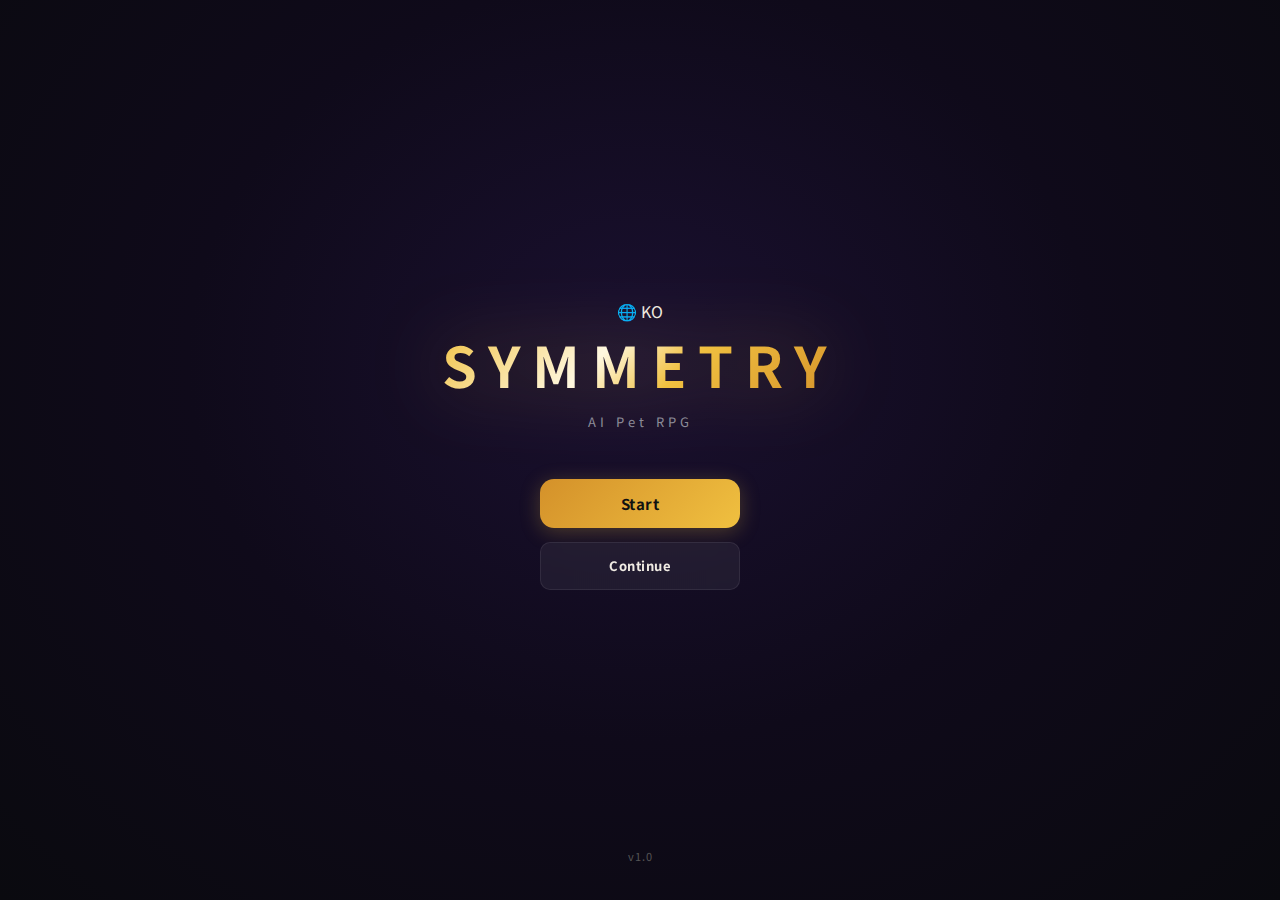
<file: index.html>
<!DOCTYPE html>
<html lang="ko">
<head>
<meta charset="UTF-8">
<meta name="naver-site-verification" content="c1d5e5e64e63e5f27f9e30a072d8d5c0c2281e36" />
<!-- Google tag (gtag.js) -->
<script async src="https://www.googletagmanager.com/gtag/js?id=G-XY7YKM0M37"></script>
<script>
window.dataLayer = window.dataLayer || [];
function gtag(){dataLayer.push(arguments);}
gtag('js', new Date());
gtag('config', 'G-XY7YKM0M37');
</script>
<meta name="viewport" content="width=device-width, initial-scale=1.0, user-scalable=no, maximum-scale=1.0, viewport-fit=cover">
<title>SYMMETRY</title>
<link rel="icon" type="image/png" sizes="32x32" href="favicon-32x32.png">
<link rel="icon" type="image/png" sizes="16x16" href="favicon-16x16.png">
<link rel="icon" type="image/png" href="favicon.png">
<link rel="apple-touch-icon" sizes="192x192" href="apple-touch-icon.png">
<link rel="preconnect" href="https://fonts.googleapis.com">
<link href="https://fonts.googleapis.com/css2?family=Noto+Sans+KR:wght@400;700&display=swap" rel="stylesheet">
<link rel="stylesheet" href="css/style.css?v=88">
<script async src="https://pagead2.googlesyndication.com/pagead/js/adsbygoogle.js?client=ca-pub-9910139662531641" crossorigin="anonymous"></script>
</head>
<body>

<!-- TITLE SCREEN -->
<div id="title-screen" class="screen active">
<div id="lang-toggle" onclick="toggleLang()" title="Language">🌐 <span id="lang-label">EN</span></div>
<div class="title-particles" id="title-particles"></div>
<h1>SYMMETRY</h1>
<div class="subtitle" id="title-subtitle">AI 키우기 RPG</div>
<div class="title-btn-group">
<button class="btn" onclick="showScreen('class-screen')" id="btn-start">시작하기</button>
<button class="btn btn-secondary btn-sm" onclick="continueGame()" id="btn-continue">이어하기</button>
</div>
<div class="version">v1.0</div>
</div>

<!-- CLASS SELECT -->
<div id="class-screen" class="screen">
<div class="class-header" id="class-header">⚔️ 직업을 선택하세요</div>
<div class="class-cards" id="class-cards"></div>
<div class="class-select-btn"><button class="btn" onclick="confirmClass()" id="class-confirm-btn" disabled>선택 완료</button></div>
</div>

<!-- SKILL LOADOUT (hidden - skip to main) -->
<div id="skill-screen" class="screen" style="display:none!important">
<div class="skill-header">✨ 스킬을 선택하세요</div>
<div style="flex:1;overflow-y:auto;-webkit-overflow-scrolling:touch">
<div class="skill-section"><h3>🗡️ 액티브 스킬 (3개 선택)</h3><div class="skill-grid" id="active-skill-grid"></div></div>
<div class="skill-desc-box" id="skill-desc-box"><div class="title">스킬을 터치하세요</div><div class="desc">설명이 여기에 표시됩니다</div></div>
<div class="selected-count" id="active-count">선택: 0/3</div>
<div class="skill-section"><h3>🛡️ 패시브 스킬 (2개 선택)</h3><div class="passive-grid" id="passive-skill-grid"></div></div>
<div class="selected-count" id="passive-count">선택: 0/2</div>
</div>
<div class="skill-bottom"><button class="btn" onclick="confirmSkills()" id="skill-confirm-btn" disabled>출발!</button></div>
</div>

<!-- MAIN SCREEN -->
<div id="main-screen" class="screen">
<div class="top-bar">
<span class="gold"><span class="currency-icon">💰</span> <span id="player-gold">100</span></span>
<span class="points"><span class="currency-icon">💎</span> <span id="player-points">10</span></span>
</div>
<div class="char-tab-bar" id="char-tab-bar">
<button class="char-tab" onclick="switchCharacter(1)">캐릭2🔒</button>
<button class="char-tab active" onclick="switchCharacter(0)">캐릭1</button>
<button class="char-tab" onclick="switchCharacter(2)">캐릭3🔒</button>
</div>
<div class="party-container">
<div class="char-panel" data-slot="1" id="char-panel-1">
<div class="locked-overlay" id="lock-overlay-1">
<div class="lock-icon">🔒</div>
<div class="lock-text">캐릭터 슬롯 2</div>
<button class="btn btn-sm" onclick="unlockSlot(1)">💰 2,000 골드로 해제</button>
</div>
<div class="slot-content" id="slot-content-1" style="display:none">
<div class="panel-level-badge" id="panel-level-1">⭐ Lv.1</div>
<div class="status-bars">
<div class="stat-bar bar-hp"><span class="label">❤️</span><div class="bar-bg"><div class="bar-fill" id="hp-bar-1" style="width:100%"></div><span class="bar-text" id="hp-text-1">0/0</span></div></div>
<div class="stat-bar bar-hunger"><span class="label">🍖</span><div class="bar-bg"><div class="bar-fill" id="hunger-bar-1" style="width:100%"></div><span class="bar-text" id="hunger-text-1">100%</span></div></div>
<div class="stat-bar bar-mood"><span class="label">⚡</span><div class="bar-bg"><div class="bar-fill" id="mood-bar-1" style="width:80%"></div><span class="bar-text" id="mood-text-1">80%</span></div></div>
</div>
<div class="char-equip-layout">
<div class="equip-col equip-col-left" id="equip-col-left-1"></div>
<div class="char-area" id="char-area-1"></div>
<div class="equip-col equip-col-right" id="equip-col-right-1"></div>
</div>
<div class="skill-panel" id="skill-panel-1"></div>
</div>
</div>
<div class="char-panel active" data-slot="0">
<div class="panel-level-badge" id="panel-level-0">⭐ Lv.1</div>
<div class="status-bars">
<div class="stat-bar bar-hp"><span class="label">❤️</span><div class="bar-bg"><div class="bar-fill" id="hp-bar" style="width:100%"></div><span class="bar-text" id="hp-text">100/100</span></div></div>
<div class="stat-bar bar-hunger"><span class="label">🍖</span><div class="bar-bg"><div class="bar-fill" id="hunger-bar" style="width:100%"></div><span class="bar-text" id="hunger-text">100%</span></div></div>
<div class="stat-bar bar-mood"><span class="label">⚡</span><div class="bar-bg"><div class="bar-fill" id="mood-bar" style="width:80%"></div><span class="bar-text" id="mood-text">80%</span></div></div>
</div>
<div class="char-equip-layout">
<!-- 왼쪽 장비: 투구/상의/장갑/바지/신발/주무기 -->
<div class="equip-col equip-col-left" id="equip-col-left"></div>
<!-- 캐릭터 -->
<div class="char-area" id="char-area"></div>
<!-- 오른쪽 장비: 목걸이/반지1/반지2/보조무기 -->
<div class="equip-col equip-col-right" id="equip-col-right"></div>
</div>
<div class="skill-panel" id="skill-panel-0"></div>
</div>
<div class="char-panel" data-slot="2" id="char-panel-2">
<div class="locked-overlay" id="lock-overlay-2">
<div class="lock-icon">🔒</div>
<div class="lock-text">캐릭터 슬롯 3</div>
<button class="btn btn-sm" onclick="unlockSlot(2)">💰 5,000 골드로 해제</button>
</div>
<div class="slot-content" id="slot-content-2" style="display:none">
<div class="panel-level-badge" id="panel-level-2">⭐ Lv.1</div>
<div class="status-bars">
<div class="stat-bar bar-hp"><span class="label">❤️</span><div class="bar-bg"><div class="bar-fill" id="hp-bar-2" style="width:100%"></div><span class="bar-text" id="hp-text-2">0/0</span></div></div>
<div class="stat-bar bar-hunger"><span class="label">🍖</span><div class="bar-bg"><div class="bar-fill" id="hunger-bar-2" style="width:100%"></div><span class="bar-text" id="hunger-text-2">100%</span></div></div>
<div class="stat-bar bar-mood"><span class="label">⚡</span><div class="bar-bg"><div class="bar-fill" id="mood-bar-2" style="width:80%"></div><span class="bar-text" id="mood-text-2">80%</span></div></div>
</div>
<div class="char-equip-layout">
<div class="equip-col equip-col-left" id="equip-col-left-2"></div>
<div class="char-area" id="char-area-2"></div>
<div class="equip-col equip-col-right" id="equip-col-right-2"></div>
</div>
<div class="skill-panel" id="skill-panel-2"></div>
</div>
</div>
</div>
<div class="bottom-menu">
<button class="menu-btn" onclick="openOverlay('hunt')"><span class="icon">⚔️</span><span class="label">사냥</span></button>
<button class="menu-btn" onclick="openOverlay('mission')"><span class="icon">📋</span><span class="label">미션</span></button>
<button class="menu-btn" onclick="openOverlay('shop')"><span class="icon">🏪</span><span class="label">상점</span></button>
<button class="menu-btn" onclick="openOverlay('inventory')"><span class="icon">🎒</span><span class="label">장비</span></button>
<button class="menu-btn" onclick="openOverlay('quest')"><span class="icon">📅</span><span class="label">퀘스트</span></button>
<button class="menu-btn" onclick="openOverlay('achieve')"><span class="icon">🏆</span><span class="label">업적</span></button>
<button class="menu-btn" onclick="openOverlay('challenge')"><span class="icon">⚡</span><span class="label">도전</span></button>
<button class="menu-btn" onclick="openOverlay('codex')"><span class="icon">📖</span><span class="label">도감</span></button>
<!-- skills menu removed -->
</div>
</div>

<!-- SKILL POPUP (mobile) -->
<div class="skill-popup-overlay" id="skill-popup" onclick="this.classList.remove('active')">
<div class="skill-popup-card" onclick="event.stopPropagation()">
<div class="skill-popup-header"><h3>🗡️ 스킬 목록</h3><button class="close-btn" onclick="document.getElementById('skill-popup').classList.remove('active')">✕</button></div>
<div class="skill-popup-body" id="skill-popup-body"></div>
</div>
</div>

<!-- OVERLAYS -->
<div class="overlay" id="overlay-hunt">
<div class="overlay-header"><h2 id="hunt-header">⚔️ <span id="hunt-label"></span> — <span id="hunt-floor-prefix"></span><span id="hunt-floor">1</span><span id="hunt-floor-suffix"></span></h2><div style="display:flex;gap:8px;align-items:center"><span id="auto-hunt-indicator"></span><button class="close-btn" onclick="closeOverlay('hunt')">✕</button></div></div>
<div class="overlay-body hunt-3panel">
<!-- 왼쪽: 캐릭터 상태 -->
<div class="hunt-panel hunt-panel-left">
<div class="hunt-panel-title">📊 상태</div>
<div class="hunt-stat-list" id="hunt-stat-list">
<div class="hs-row"><span class="hs-label">❤️ HP</span><span class="hs-val" id="hs-hp">100/100</span><span class="hs-tooltip">체력 — 0이 되면 전투 불능</span></div>
<div class="hs-row"><span class="hs-label">⚔️ 공격력</span><span class="hs-val" id="hs-atk">10</span><span class="hs-tooltip">스킬/평타 데미지에 반영. 소환수도 ATK 기반</span></div>
<div class="hs-row"><span class="hs-label">🛡️ 방어력</span><span class="hs-val" id="hs-def">5</span><span class="hs-tooltip">받는 피해를 감소시킴</span></div>
<div class="hs-row"><span class="hs-label">💥 치명타</span><span class="hs-val" id="hs-crit">10%</span><span class="hs-tooltip">크리티컬 확률 — 발동 시 1.5~2.5배 데미지</span></div>
<div class="hs-row"><span class="hs-label">⚡ 공격속도</span><span class="hs-val" id="hs-aspd">1.0x</span><span class="hs-tooltip">추가 공격 확률 — 턴당 보너스 공격 (캡 50%)</span></div>
<div class="hs-row"><span class="hs-label">🍖 배고픔</span><span class="hs-val" id="hs-hunger">100%</span><span class="hs-tooltip">20% 이하 시 사냥 불가. 음식으로 회복</span></div>
<div class="hs-row"><span class="hs-label">😊 기분</span><span class="hs-val" id="hs-mood">100%</span><span class="hs-tooltip">높으면 EXP/골드 +20%, 낮으면 감소. 전투 승리로 회복</span></div>
<div class="hs-row"><span class="hs-label">⭐ 레벨</span><span class="hs-val" id="hs-level">1</span><span class="hs-tooltip">레벨업 시 스탯 보상 선택 가능</span></div>
<div class="hs-row"><span class="hs-label">💰 골드</span><span class="hs-val" id="hs-gold">0</span><span class="hs-tooltip">상점에서 스탯 업그레이드 구매 가능</span></div>
<div class="hs-row"><span class="hs-label">🏔️ 층</span><span class="hs-val" id="hs-floor">1</span><span class="hs-tooltip">현재 사냥 층수. 높을수록 적이 강해지고 보상 증가</span></div>
</div>
</div>
<!-- 가운데: 전투 로그 -->
<div class="hunt-panel hunt-panel-center" style="position:relative">
<div class="hunt-bg-sprite" id="hunt-bg-sprite"></div>
<div class="hunt-log" id="hunt-log"></div>
<div class="hunt-controls">
<button class="btn" onclick="startHunt()" id="hunt-btn">🗡️ 사냥 시작</button>
<button class="btn btn-secondary" onclick="toggleAutoHunt()" id="auto-hunt-btn">🔄 자동사냥</button>
</div>
</div>
<!-- 모바일 우상단 버튼 -->
<div class="hunt-mobile-float">
<button class="hunt-float-btn" onclick="showMobilePopup('stat')">📊</button>
<button class="hunt-float-btn" onclick="showMobilePopup('mods')">✦</button>
<button class="hunt-float-btn" onclick="showMobilePopup('skills')">🗡️</button>
<button class="hunt-float-btn" onclick="showMobilePopup('settings')">⚙️</button>
</div>
<!-- 모바일 하단 미니 상태 -->
<div class="hunt-mobile-status" id="hunt-mobile-status">
<span>⭐ Lv.<span id="hm-level">1</span></span>
<span>❤️ <span id="hm-hp">100/100</span></span>
<span>🍖 <span id="hm-hunger">100%</span></span>
<span>⚡ <span id="hm-mood">100%</span></span>
</div>
<!-- 오른쪽: 커스텀 옵션 현황 -->
<div class="hunt-panel hunt-panel-right">
<div class="hunt-panel-title">✦ 장비 효과</div>
<div class="hunt-mods-list" id="hunt-mods-list">
<div class="hm-empty">장착된 효과 없음</div>
</div>
</div>
<!-- 최하단 경험치 바 -->
<div class="hunt-exp-bar-wrap">
<div class="hunt-exp-bar" id="hunt-exp-bar"></div>
<span class="hunt-exp-text" id="hunt-exp-text">0%</span>
</div>
</div>
</div>
</div>

<!-- 모바일 팝업 -->
<div class="mobile-popup-overlay" id="mobile-popup-overlay" onclick="closeMobilePopup()">
<div class="mobile-popup" onclick="event.stopPropagation()">
<div class="mobile-popup-header"><span id="mobile-popup-title"></span><button class="close-btn" onclick="closeMobilePopup()">✕</button></div>
<div class="mobile-popup-body" id="mobile-popup-body"></div>
</div>
</div>

<div class="overlay" id="overlay-mission">
<div class="overlay-header"><h2>📋 미션 게시판</h2><button class="close-btn" onclick="closeOverlay('mission')">✕</button></div>
<div class="overlay-body" id="mission-body"></div>
</div>

<div class="overlay" id="overlay-shop">
<div class="overlay-header"><h2>🏪 상점</h2><button class="close-btn" onclick="closeOverlay('shop')">✕</button></div>
<div class="overlay-body">
<div class="shop-tabs"><button class="shop-tab active" onclick="switchShopTab('gold',this)">💰 골드 상점</button><button class="shop-tab" onclick="switchShopTab('point',this)">💎 포인트 상점</button></div>
<div class="shop-items" id="shop-items"></div>
</div>
</div>

<div class="overlay" id="overlay-inventory">
<div class="overlay-header"><h2>🎒 장비</h2><button class="close-btn" onclick="closeOverlay('inventory')">✕</button></div>
<div class="overlay-body">
<div id="item-detail-area"></div>
<div style="display:flex;gap:8px;margin-bottom:10px;flex-wrap:wrap">
<button class="btn btn-sm btn-secondary" onclick="bulkSell('Unique')" style="font-size:11px">🗑️ 유니크 이하 일괄 판매</button>
<button class="btn btn-sm btn-secondary" onclick="bulkSell('Epic')" style="font-size:11px">🗑️ 에픽 이하 일괄 판매</button>
</div>
<div class="inv-grid" id="inv-grid"></div>
</div>
</div>

<!-- 퀘스트 -->
<div class="overlay" id="overlay-quest">
<div class="overlay-header"><h2>📅 퀘스트</h2><button class="close-btn" onclick="closeOverlay('quest')">✕</button></div>
<div class="overlay-body" id="quest-body"></div>
</div>
<!-- 업적 -->
<div class="overlay" id="overlay-achieve">
<div class="overlay-header"><h2>🏆 업적</h2><button class="close-btn" onclick="closeOverlay('achieve')">✕</button></div>
<div class="overlay-body" id="achieve-body"></div>
</div>
<!-- 도전 -->
<div class="overlay" id="overlay-challenge">
<div class="overlay-header"><h2>⚡ 도전</h2><button class="close-btn" onclick="closeOverlay('challenge')">✕</button></div>
<div class="overlay-body">
<div class="challenge-card" onclick="startDailyBoss()">
<div class="challenge-icon">👹</div>
<div class="challenge-info"><div class="challenge-name">일일 도전 보스</div><div class="challenge-desc">하루 1회, 강력한 보스에 도전! (현재 층 x2 난이도)</div></div>
<div class="challenge-reward">💎20</div>
</div>
<div class="challenge-card" onclick="startTower()">
<div class="challenge-icon">🗼</div>
<div class="challenge-info"><div class="challenge-name">무한의 탑</div><div class="challenge-desc">연속 전투! 몇 층까지 올라갈 수 있는가?</div>
<div style="font-size:11px;color:var(--cyan)" id="tower-best-label"></div></div>
<div class="challenge-reward" id="tower-reward-label"></div>
</div>
<div class="challenge-card" onclick="startHorde()">
<div class="challenge-icon">💀</div>
<div class="challenge-info"><div class="challenge-name">무한의 적</div><div class="challenge-desc">100마리의 적과 연속 전투! 하루 1회</div></div>
<div class="challenge-reward">💎50 + 💰</div>
</div>
<div class="challenge-card" onclick="startPvP()">
<div class="challenge-icon">🤺</div>
<div class="challenge-info"><div class="challenge-name">PvP 대전</div><div class="challenge-desc">비슷한 레벨의 상대와 1:1 대결!</div>
<div style="font-size:11px;color:var(--cyan)" id="pvp-record-label"></div></div>
<div class="challenge-reward">💎5 + 💰</div>
</div>
</div>
</div>
<!-- 도감 -->
<div class="overlay" id="overlay-codex">
<div class="overlay-header"><h2>📖 도감</h2><button class="close-btn" onclick="closeOverlay('codex')">✕</button></div>
<div class="overlay-body" id="codex-body"></div>
</div>
</div>

<!-- LEVEL UP -->
<div class="levelup-overlay" id="levelup-overlay">
<div class="particles" id="levelup-particles"></div>
<div class="levelup-title" id="levelup-title">🎉 레벨 업!</div>
<div class="levelup-sub" id="levelup-sub">Lv.2 달성!</div>
<div id="levelup-select-label" style="color:var(--text2);font-size:12px;margin-bottom:8px">보상을 선택하세요</div>
<div class="auto-levelup-toggle"><label style="display:flex;align-items:center;gap:8px;cursor:pointer"><input type="checkbox" id="auto-levelup-toggle" onchange="G.autoLevelUp=this.checked;saveGame()"> 🤖 자동 선택</label></div>
<div class="levelup-choices" id="levelup-choices"></div>
</div>

<script src="js/i18n.js?v=7"></script>
<script src="js/data.js?v=35"></script>
<script src="js/content.js?v=13"></script>
<script src="js/ai.js?v=48"></script>
<script src="js/ui.js?v=36"></script>
<script src="js/inventory.js?v=38"></script>
<script src="js/hunt.js?v=164"></script>
<script src="js/game.js?v=41"></script>
<script>
// i18n: translate static HTML
function applyI18n(){
var m={
'title-subtitle':'AI 키우기 RPG',
'btn-start':'시작하기',
'btn-continue':'이어하기',
'class-header':'⚔️ 직업을 선택하세요',
'class-confirm-btn':'선택 완료'
};
for(var id in m){var el=document.getElementById(id);if(el)el.textContent=t(m[id])}

// Skill screen
var ss=document.querySelector('.skill-header');if(ss)ss.textContent='✨ '+t('스킬을 선택하세요');
var acLabel=document.querySelector('#active-skill-grid')?.previousElementSibling;
var spb=document.getElementById('skill-confirm-btn');if(spb)spb.textContent=t('출발!');

// Bottom menu
document.querySelectorAll('.menu-btn .label').forEach(function(el){
  var txt=el.textContent.trim();
  if(I18N[txt])el.textContent=t(txt);
});

// Overlay headers
document.querySelectorAll('.overlay-header h2').forEach(function(el){
  var txt=el.textContent.trim();
  if(I18N[txt])el.textContent=t(txt);
});

// Hunt status labels
var hsLabels={'⚔️ 공격력':'⚔️ '+t('공격력'),'🛡️ 방어력':'🛡️ '+t('방어력'),'💥 치명타':'💥 '+t('치명타'),'⚡ 공격속도':'⚡ '+t('공격속도'),'🍖 배고픔':'🍖 '+t('배고픔'),'😊 기분':'😊 '+t('기분'),'⭐ 레벨':'⭐ '+t('레벨'),'💰 골드':'💰 '+t('골드'),'🏔️ 층':'🏔️ '+t('층')};
document.querySelectorAll('.hs-label').forEach(function(el){
  var txt=el.textContent.trim();
  if(hsLabels[txt])el.textContent=hsLabels[txt];
});
// Hunt tooltips
document.querySelectorAll('.hs-tooltip').forEach(function(el){
  var txt=el.textContent.trim();
  if(I18N[txt])el.textContent=t(txt);
});

// Hunt buttons
var hb=document.getElementById('hunt-btn');if(hb)hb.textContent=t('🗡️ 사냥 시작');
var ahb=document.getElementById('auto-hunt-btn');if(ahb)ahb.textContent=t('🔄 자동사냥');

// Hunt panel titles
document.querySelectorAll('.hunt-panel-title').forEach(function(el){
  var txt=el.textContent.trim();
  if(txt==='📊 상태')el.textContent='📊 '+t('상태');
  if(txt==='✦ 장비 효과')el.textContent='✦ '+t('장비 효과');
});
var hmEmpty=document.querySelector('.hm-empty');if(hmEmpty)hmEmpty.textContent=t('장착된 효과 없음');

// Skill popup header
var sph=document.querySelector('.skill-popup-header h3');if(sph)sph.textContent='🗡️ '+t('스킬 목록');

// Level up overlay
var lvTitle=document.getElementById('levelup-title');if(lvTitle)lvTitle.textContent=t('🎉 레벨 업!');
var lvSelLabel=document.getElementById('levelup-select-label');
if(lvSelLabel)lvSelLabel.textContent=t('보상을 선택하세요');
var autoLabel=document.querySelector('.auto-levelup-toggle label');
if(autoLabel){var inp=autoLabel.querySelector('input');autoLabel.textContent=' '+t('🤖 자동 선택');if(inp)autoLabel.prepend(inp)}

// Shop tabs
document.querySelectorAll('.shop-tab').forEach(function(el){
  var txt=el.textContent.trim();
  if(txt==='💰 골드 상점')el.textContent=t('💰 골드 상점');
  if(txt==='💎 포인트 상점')el.textContent=t('💎 포인트 상점');
});

// Bulk sell buttons
document.querySelectorAll('#overlay-inventory button').forEach(function(el){
  var txt=el.textContent.trim();
  if(txt.includes('유니크 이하'))el.textContent='🗑️ '+t('유니크 이하 일괄 판매');
  if(txt.includes('에픽 이하'))el.textContent='🗑️ '+t('에픽 이하 일괄 판매');
});

// Challenge dynamic labels
var tbl=document.getElementById('tower-best-label');
if(tbl)tbl.innerHTML=t('최고 기록:')+' <span id="tower-best">'+(typeof G!=='undefined'?G.towerBest||0:0)+'</span>'+t('층');
var trl=document.getElementById('tower-reward-label');
if(trl)trl.textContent='💰'+t('골드');
var prl=document.getElementById('pvp-record-label');
if(prl){var w=typeof G!=='undefined'?(G.pvpWins||0):0;var l=typeof G!=='undefined'?((G.pvpCount||0)-w):0;prl.innerHTML=t('전적:')+' <span id="pvp-record">'+w+t('승')+' '+l+t('패')+'</span>';}

// Challenge cards
document.querySelectorAll('.challenge-name').forEach(function(el){
  var txt=el.textContent.trim();
  if(I18N[txt])el.textContent=t(txt);
});
document.querySelectorAll('.challenge-desc').forEach(function(el){
  var txt=el.textContent.trim();
  if(I18N[txt])el.textContent=t(txt);
});

// Lock overlay text
document.querySelectorAll('.lock-text').forEach(function(el){
  var txt=el.textContent.trim();
  if(I18N[txt])el.textContent=t(txt);
});

// Lock overlay unlock buttons
document.querySelectorAll('.locked-overlay .btn').forEach(function(el){
  var txt=el.textContent.trim();
  if(I18N[txt])el.textContent=t(txt);
});

// Char tab bar
document.querySelectorAll('.char-tab').forEach(function(el){
  var txt=el.textContent.trim();
  if(txt.includes('캐릭2'))el.textContent=t('캐릭2')+(txt.includes('🔒')?'🔒':'');
  if(txt.includes('캐릭1'))el.textContent=t('캐릭1');
  if(txt.includes('캐릭3'))el.textContent=t('캐릭3')+(txt.includes('🔒')?'🔒':'');
});
}
applyI18n();
initLangToggle();
</script>
</body>
</html>
</file>
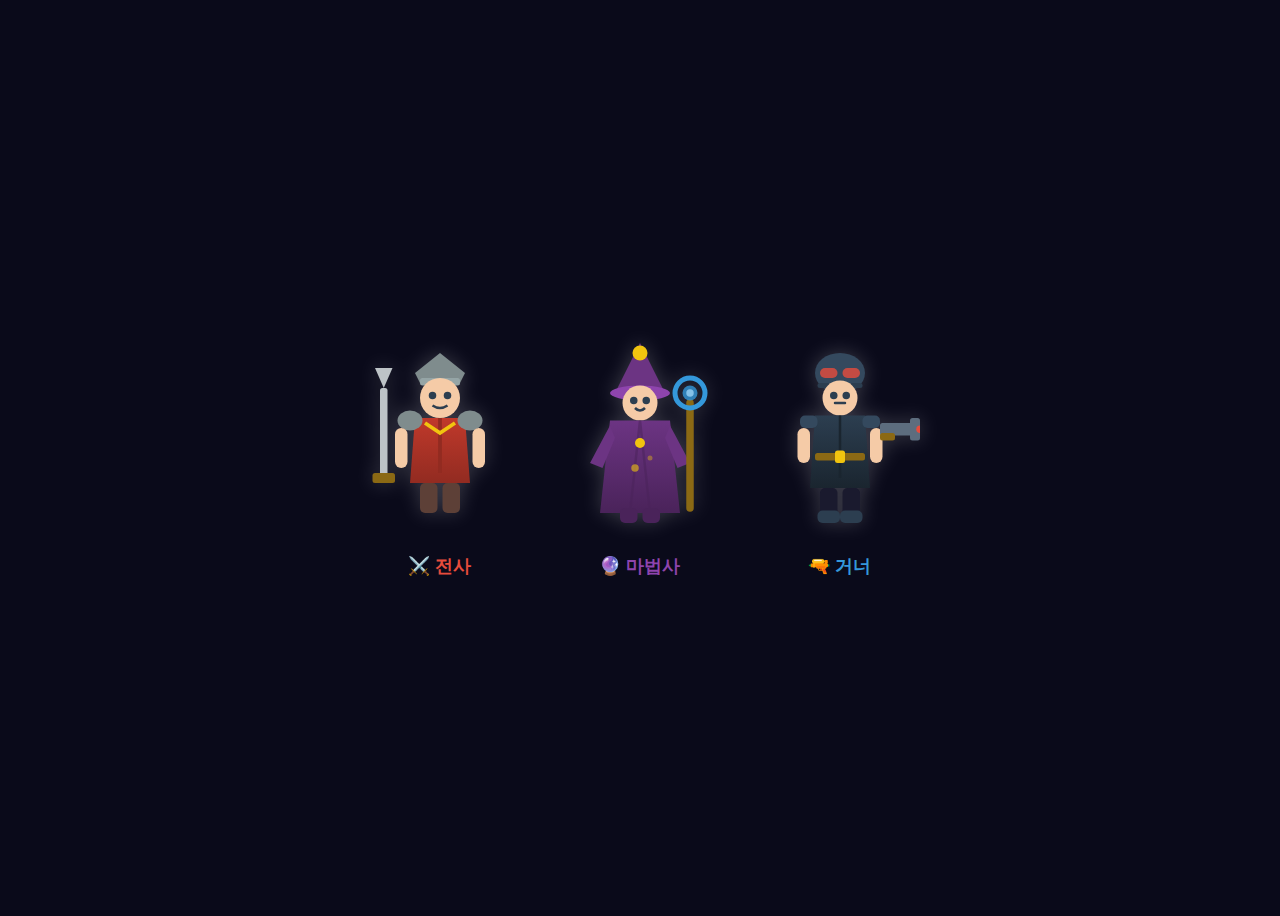
<file: test-chars.html>
<!DOCTYPE html>
<html><head><meta charset="utf-8"><title>캐릭터 SVG 테스트</title>
<style>
body{background:#0a0a1a;display:flex;justify-content:center;align-items:center;min-height:100vh;gap:40px;font-family:sans-serif}
.char{text-align:center}
.char svg{filter:drop-shadow(0 0 10px rgba(255,255,255,.2))}
.label{margin-top:12px;font-weight:bold;font-size:18px}
</style></head><body>

<div class="char">
<svg xmlns="http://www.w3.org/2000/svg" viewBox="0 0 64 80" width="160" height="200">
  <!-- 전사 -->
  <defs>
    <linearGradient id="armor" x1="0" y1="0" x2="0" y2="1">
      <stop offset="0%" stop-color="#c0392b"/>
      <stop offset="100%" stop-color="#922b21"/>
    </linearGradient>
  </defs>
  <!-- 투구 -->
  <path d="M22 14 L32 6 L42 14 L40 18 L24 18 Z" fill="#7f8c8d"/>
  <rect x="24" y="16" width="16" height="3" rx="1" fill="#95a5a6"/>
  <!-- 머리 -->
  <circle cx="32" cy="24" r="8" fill="#f5cba7"/>
  <circle cx="29" cy="23" r="1.5" fill="#2c3e50"/>
  <circle cx="35" cy="23" r="1.5" fill="#2c3e50"/>
  <path d="M29 27 Q32 29 35 27" fill="none" stroke="#2c3e50" stroke-width="1"/>
  <!-- 몸체 (갑옷) -->
  <path d="M22 32 L20 58 L44 58 L42 32 Z" fill="url(#armor)"/>
  <line x1="32" y1="32" x2="32" y2="54" stroke="#922b21" stroke-width="1.5"/>
  <path d="M26 34 L32 38 L38 34" fill="none" stroke="#f1c40f" stroke-width="1.5"/>
  <!-- 어깨 보호대 -->
  <ellipse cx="20" cy="33" rx="5" ry="4" fill="#7f8c8d"/>
  <ellipse cx="44" cy="33" rx="5" ry="4" fill="#7f8c8d"/>
  <!-- 팔 -->
  <rect x="14" y="36" width="5" height="16" rx="2.5" fill="#f5cba7"/>
  <rect x="45" y="36" width="5" height="16" rx="2.5" fill="#f5cba7"/>
  <!-- 다리 -->
  <rect x="24" y="58" width="7" height="12" rx="2" fill="#5d4037"/>
  <rect x="33" y="58" width="7" height="12" rx="2" fill="#5d4037"/>
  <!-- 대검 -->
  <rect x="8" y="20" width="3" height="36" rx="1" fill="#bdc3c7"/>
  <rect x="5" y="54" width="9" height="4" rx="1" fill="#8b6914"/>
  <polygon points="9.5,20 6,12 13,12" fill="#bdc3c7"/>
</svg>
<div class="label" style="color:#e74c3c">⚔️ 전사</div>
</div>

<div class="char">
<svg xmlns="http://www.w3.org/2000/svg" viewBox="0 0 64 80" width="160" height="200">
  <!-- 마법사 -->
  <defs>
    <linearGradient id="robe" x1="0" y1="0" x2="0" y2="1">
      <stop offset="0%" stop-color="#6c3483"/>
      <stop offset="100%" stop-color="#4a235a"/>
    </linearGradient>
  </defs>
  <!-- 모자 -->
  <polygon points="32,2 22,22 42,22" fill="#6c3483"/>
  <ellipse cx="32" cy="22" rx="12" ry="3" fill="#8e44ad"/>
  <circle cx="32" cy="6" r="3" fill="#f1c40f"/>
  <!-- 머리 -->
  <circle cx="32" cy="26" r="7" fill="#f5cba7"/>
  <circle cx="29.5" cy="25" r="1.5" fill="#2c3e50"/>
  <circle cx="34.5" cy="25" r="1.5" fill="#2c3e50"/>
  <path d="M30 28 Q32 30 34 28" fill="none" stroke="#2c3e50" stroke-width="1"/>
  <!-- 로브 -->
  <path d="M20 33 L16 70 L48 70 L44 33 Z" fill="url(#robe)"/>
  <path d="M32 33 L28 70 M32 33 L36 70" stroke="#4a235a" stroke-width="1" opacity=".5"/>
  <!-- 별 장식 -->
  <circle cx="32" cy="42" r="2" fill="#f1c40f"/>
  <circle cx="30" cy="52" r="1.5" fill="#f1c40f" opacity=".6"/>
  <circle cx="36" cy="48" r="1" fill="#f1c40f" opacity=".4"/>
  <!-- 팔 (소매) -->
  <path d="M20 35 L12 50 L17 52 L22 40 Z" fill="#6c3483"/>
  <path d="M44 35 L52 50 L47 52 L42 40 Z" fill="#6c3483"/>
  <!-- 지팡이 -->
  <line x1="52" y1="26" x2="52" y2="68" stroke="#8b6914" stroke-width="3" stroke-linecap="round"/>
  <circle cx="52" cy="22" r="6" fill="none" stroke="#3498db" stroke-width="2"/>
  <circle cx="52" cy="22" r="3" fill="#3498db" opacity=".8"/>
  <circle cx="52" cy="22" r="1.5" fill="#85c1e9"/>
  <!-- 발 -->
  <rect x="24" y="68" width="7" height="6" rx="2" fill="#4a235a"/>
  <rect x="33" y="68" width="7" height="6" rx="2" fill="#4a235a"/>
</svg>
<div class="label" style="color:#8e44ad">🔮 마법사</div>
</div>

<div class="char">
<svg xmlns="http://www.w3.org/2000/svg" viewBox="0 0 64 80" width="160" height="200">
  <!-- 거너 -->
  <defs>
    <linearGradient id="coat" x1="0" y1="0" x2="0" y2="1">
      <stop offset="0%" stop-color="#2c3e50"/>
      <stop offset="100%" stop-color="#1a252f"/>
    </linearGradient>
  </defs>
  <!-- 고글/헬멧 -->
  <ellipse cx="32" cy="14" rx="10" ry="8" fill="#34495e"/>
  <rect x="24" y="12" width="7" height="4" rx="2" fill="#e74c3c" opacity=".8"/>
  <rect x="33" y="12" width="7" height="4" rx="2" fill="#e74c3c" opacity=".8"/>
  <rect x="23" y="18" width="18" height="2" rx="1" fill="#2c3e50"/>
  <!-- 머리 -->
  <circle cx="32" cy="24" r="7" fill="#f5cba7"/>
  <circle cx="29.5" cy="23" r="1.5" fill="#2c3e50"/>
  <circle cx="34.5" cy="23" r="1.5" fill="#2c3e50"/>
  <path d="M30 26 L34 26" stroke="#2c3e50" stroke-width="1" stroke-linecap="round"/>
  <!-- 코트 -->
  <path d="M22 31 L20 60 L44 60 L42 31 Z" fill="url(#coat)"/>
  <line x1="32" y1="31" x2="32" y2="56" stroke="#1a252f" stroke-width="1"/>
  <!-- 벨트 -->
  <rect x="22" y="46" width="20" height="3" rx="1" fill="#8b6914"/>
  <rect x="30" y="45" width="4" height="5" rx="1" fill="#f1c40f"/>
  <!-- 어깨 -->
  <rect x="16" y="31" width="7" height="5" rx="2" fill="#34495e"/>
  <rect x="41" y="31" width="7" height="5" rx="2" fill="#34495e"/>
  <!-- 팔 -->
  <rect x="15" y="36" width="5" height="14" rx="2.5" fill="#f5cba7"/>
  <rect x="44" y="36" width="5" height="14" rx="2.5" fill="#f5cba7"/>
  <!-- 다리 -->
  <rect x="24" y="60" width="7" height="12" rx="2" fill="#1a1a2e"/>
  <rect x="33" y="60" width="7" height="12" rx="2" fill="#1a1a2e"/>
  <!-- 부츠 -->
  <rect x="23" y="69" width="9" height="5" rx="2" fill="#2c3e50"/>
  <rect x="32" y="69" width="9" height="5" rx="2" fill="#2c3e50"/>
  <!-- 총 -->
  <rect x="48" y="34" width="14" height="5" rx="1" fill="#5d6d7e"/>
  <rect x="60" y="32" width="4" height="9" rx="1" fill="#5d6d7e"/>
  <rect x="48" y="38" width="6" height="3" rx="1" fill="#8b6914"/>
  <circle cx="64" cy="36.5" r="1.5" fill="#e74c3c"/>
</svg>
<div class="label" style="color:#3498db">🔫 거너</div>
</div>

</body></html>
</file>
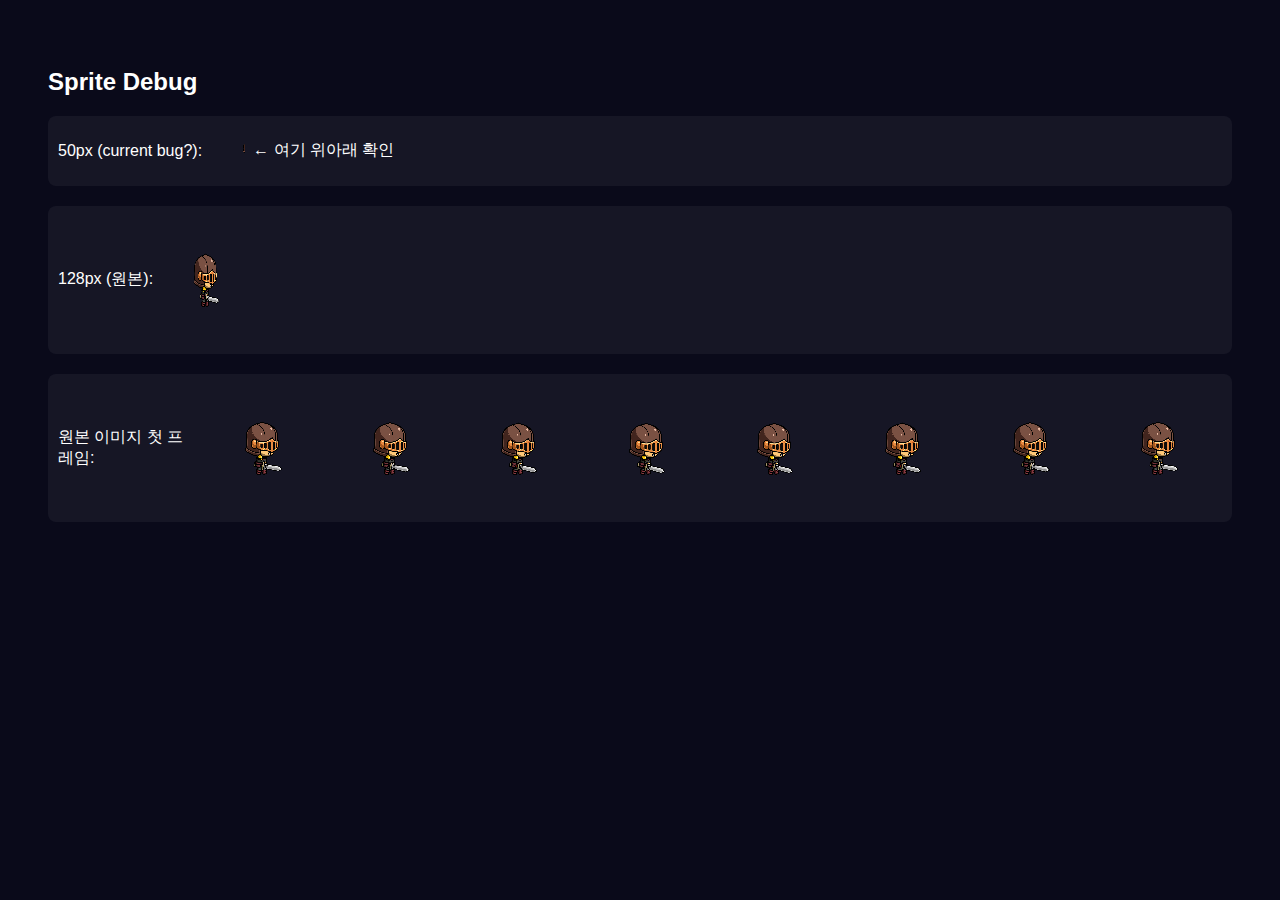
<file: test-sprite.html>
<!DOCTYPE html><html><head><meta charset="utf-8"><style>
body{background:#0a0a1a;padding:40px;color:#fff;font-family:sans-serif}
.test{margin:20px 0;padding:10px;background:rgba(255,255,255,.05);border-radius:8px;display:flex;align-items:center;gap:8px}
@keyframes t1{from{background-position:0 0}to{background-position:-712px 0}}
.spr{display:inline-block;overflow:hidden;background-repeat:no-repeat;image-rendering:pixelated;background-image:url('img/warrior-idle.png')}
</style></head><body>
<h2>Sprite Debug</h2>
<div class="test">
  <span>50px (current bug?):</span>
  <span class="spr" style="width:35px;height:50px;background-size:712px 50px;animation:t1 .64s steps(8) infinite"></span>
  <span>← 여기 위아래 확인</span>
</div>
<div class="test">
  <span>128px (원본):</span>
  <span class="spr" style="width:89px;height:128px;background-size:712px 128px;animation:t1 .64s steps(8) infinite"></span>
</div>
<div class="test">
  <span>원본 이미지 첫 프레임:</span>
  <img src="img/warrior-idle.png" style="height:128px;image-rendering:pixelated">
</div>
</body></html>
</file>
<file: css/style.css>
*{margin:0;padding:0;box-sizing:border-box;-webkit-tap-highlight-color:transparent}
:root{
--bg1:#0a0a0f;--bg2:#1a1025;--bg3:#12101c;
--gold:#f0c040;--gold2:#d4912a;--gold-glow:rgba(240,192,64,.25);
--cyan:#00d4ff;--cyan-glow:rgba(0,212,255,.2);
--danger:#ff4466;--success:#00e88f;
--accent:#9b59b6;
--hp:#ff4466;--hunger:#f0a030;--mood:#00d4ff;
--text:#f0ebe3;--text2:#8a8a9a;--text3:#555;
--glass:rgba(255,255,255,.06);--glass-border:rgba(255,255,255,.08);
--panel:rgba(20,18,30,.75);--panel2:rgba(30,25,45,.8);
--blue:#4a9eff;--purple:#a855f7;--orange:#f97316;--green:#22c55e;--red:#ef4444;
--safe-bottom:max(12px,env(safe-area-inset-bottom));
--safe-top:max(0px,env(safe-area-inset-top));
}
html,body{width:100%;height:100dvh;overflow:hidden;background:var(--bg1);color:var(--text);font-family:'Noto Sans KR',sans-serif;font-weight:400;touch-action:manipulation;user-select:none;-webkit-user-select:none;overscroll-behavior:none}
.screen{display:none;width:100%;height:100dvh;flex-direction:column;position:absolute;top:0;left:0;opacity:0;transform:scale(.98);transition:opacity .3s cubic-bezier(.4,0,.2,1),transform .3s cubic-bezier(.4,0,.2,1)}
.screen.active{display:flex;opacity:1;transform:scale(1)}

/* === BUTTONS === */
.btn{background:linear-gradient(135deg,var(--gold2),var(--gold));color:#111;border:none;border-radius:14px;padding:14px 32px;font-size:15px;font-weight:700;cursor:pointer;transition:all .2s cubic-bezier(.4,0,.2,1);min-height:48px;font-family:inherit;box-shadow:0 4px 20px var(--gold-glow);letter-spacing:.5px}
.btn:active{transform:scale(.95);filter:brightness(.85)}
.btn-secondary{background:var(--glass);color:var(--text);border:1px solid var(--glass-border);box-shadow:none;backdrop-filter:blur(12px);-webkit-backdrop-filter:blur(12px)}
.btn-secondary:active{background:rgba(255,255,255,.1)}
.btn-sm{padding:10px 18px;font-size:13px;border-radius:10px}
.btn:disabled{opacity:.35;cursor:not-allowed;box-shadow:none}

/* === GLASS EFFECT === */
.glass{background:var(--glass);backdrop-filter:blur(20px) saturate(1.2);-webkit-backdrop-filter:blur(20px) saturate(1.2);border:1px solid var(--glass-border);border-radius:16px}

/* ============ TITLE SCREEN ============ */
#title-screen{justify-content:center;align-items:center;background:radial-gradient(ellipse at 50% 40%,#1a1030 0%,#0f0a1a 50%,var(--bg1) 100%);padding:var(--safe-top) 0 var(--safe-bottom)}
#title-screen h1{font-size:56px;letter-spacing:12px;font-weight:700;background:linear-gradient(135deg,#f0c040 0%,#fff8e0 40%,#f0c040 60%,#d4912a 100%);-webkit-background-clip:text;-webkit-text-fill-color:transparent;background-clip:text;text-shadow:none;filter:drop-shadow(0 0 40px rgba(240,192,64,.4));margin-bottom:8px;animation:titleGlow 3s ease-in-out infinite}
#title-screen .subtitle{color:var(--text2);font-size:13px;margin-bottom:48px;letter-spacing:4px;font-weight:400}
#title-screen .version{position:absolute;bottom:calc(24px + var(--safe-bottom));color:var(--text3);font-size:11px;letter-spacing:1px}
@keyframes titleGlow{0%,100%{filter:drop-shadow(0 0 40px rgba(240,192,64,.3)) brightness(1)}50%{filter:drop-shadow(0 0 60px rgba(240,192,64,.5)) brightness(1.15)}}
.title-particles{position:absolute;width:100%;height:100%;overflow:hidden;pointer-events:none}
.title-particles span{position:absolute;width:2px;height:2px;background:var(--gold);border-radius:50%;animation:float-up linear infinite;opacity:0;box-shadow:0 0 6px var(--gold)}
@keyframes float-up{0%{transform:translateY(100vh) scale(0);opacity:0}15%{opacity:.7}80%{opacity:.3}100%{transform:translateY(-10vh) scale(1);opacity:0}}
.title-btn-group{display:flex;flex-direction:column;align-items:center;gap:14px}
.title-btn-group .btn{min-width:200px;animation:btnPulse 2.5s ease-in-out infinite}
@keyframes btnPulse{0%,100%{box-shadow:0 4px 20px var(--gold-glow)}50%{box-shadow:0 4px 40px rgba(240,192,64,.45)}}

/* ============ CLASS SELECT ============ */
#class-screen{background:linear-gradient(180deg,var(--bg1),var(--bg2));padding-top:var(--safe-top)}
.class-header{text-align:center;padding:24px 16px 16px;font-size:20px;font-weight:700;color:var(--gold);letter-spacing:2px}
.class-cards{display:grid;grid-template-columns:repeat(auto-fill,minmax(160px,1fr));gap:12px;padding:0 16px;flex:1;overflow-y:auto;-webkit-overflow-scrolling:touch;padding-bottom:20px}
.class-card{background:var(--glass);backdrop-filter:blur(20px);-webkit-backdrop-filter:blur(20px);border-radius:18px;padding:14px;display:flex;flex-direction:column;align-items:center;text-align:center;border:2px solid var(--glass-border);transition:all .3s cubic-bezier(.4,0,.2,1);cursor:pointer}
.class-card .class-avatar{height:130px;display:flex;align-items:center;justify-content:center;margin-bottom:8px}
.class-card .class-info h3{margin:0 0 4px;font-size:15px}
.class-card .class-info p{font-size:12px;color:var(--text2);margin:0 0 6px}
.class-card .class-stats{display:flex;gap:8px;justify-content:center;font-size:12px}
.class-card:active,.class-card.selected{border-color:var(--gold);box-shadow:0 0 30px var(--gold-glow),inset 0 0 30px rgba(240,192,64,.05)}
.class-avatar{width:80px;height:100px;border-radius:14px;display:flex;align-items:center;justify-content:center;font-size:40px;position:relative;overflow:hidden;box-shadow:0 4px 20px rgba(0,0,0,.4)}
.class-info{flex:1}
.class-info h3{font-size:18px;font-weight:700;margin-bottom:4px;color:var(--gold)}
.class-info p{font-size:12px;color:var(--text2);margin-bottom:8px;line-height:1.5}
.class-stats{display:flex;gap:8px;flex-wrap:wrap}
.class-stats span{font-size:11px;background:rgba(255,255,255,.06);padding:4px 10px;border-radius:8px;color:var(--text2);font-weight:700}
.class-select-btn{padding:16px;text-align:center}

/* ============ SKILL LOADOUT ============ */
#skill-screen{background:linear-gradient(180deg,var(--bg1),var(--bg2));padding-top:var(--safe-top)}
.skill-header{text-align:center;padding:20px 16px 12px;font-size:18px;font-weight:700;color:var(--gold);letter-spacing:1px}
.skill-section{padding:0 12px;margin-bottom:12px}
.skill-section h3{font-size:13px;color:var(--text2);margin-bottom:10px;padding-left:4px;font-weight:400;letter-spacing:.5px}
.skill-grid{display:grid;grid-template-columns:repeat(5,1fr);gap:8px}
.skill-item{background:var(--glass);backdrop-filter:blur(12px);-webkit-backdrop-filter:blur(12px);border-radius:14px;padding:10px 4px;text-align:center;cursor:pointer;border:2px solid transparent;transition:all .25s cubic-bezier(.4,0,.2,1);min-height:72px;display:flex;flex-direction:column;align-items:center;justify-content:center}
.skill-item:active{transform:scale(.93)}
.skill-item.selected{border-color:var(--gold);box-shadow:0 0 20px var(--gold-glow);background:rgba(240,192,64,.08)}
.skill-item .icon{font-size:24px;margin-bottom:3px}
.skill-item .name{font-size:9px;line-height:1.2;color:var(--text2)}
.skill-desc-box{background:var(--glass);backdrop-filter:blur(16px);-webkit-backdrop-filter:blur(16px);border:1px solid var(--glass-border);border-radius:14px;padding:14px;margin:10px 12px;min-height:60px}
.skill-desc-box .title{color:var(--gold);font-size:15px;font-weight:700}
.skill-desc-box .desc{color:var(--text2);font-size:12px;margin-top:4px;line-height:1.5}
.skill-bottom{padding:12px 16px calc(12px + var(--safe-bottom));text-align:center;margin-top:auto}
.selected-count{font-size:12px;color:var(--text2);margin-bottom:8px}
.passive-grid{display:grid;grid-template-columns:repeat(3,1fr);gap:8px}

/* ============ MAIN SCREEN ============ */
#main-screen{background:linear-gradient(180deg,#0d0d1a 0%,#1a1030 50%,#0d0d1a 100%);padding-top:var(--safe-top)}

/* Top Bar */
.top-bar{display:flex;justify-content:space-between;align-items:center;padding:10px 16px;background:var(--glass);backdrop-filter:blur(20px);-webkit-backdrop-filter:blur(20px);border-bottom:1px solid var(--glass-border);font-size:14px;font-weight:700}
.top-bar .level-badge{display:inline-flex;align-items:center;gap:4px;background:linear-gradient(135deg,var(--gold2),var(--gold));color:#111;padding:3px 10px;border-radius:20px;font-size:12px;font-weight:700;box-shadow:0 2px 10px var(--gold-glow)}
.top-bar .gold{color:var(--gold);display:flex;align-items:center;gap:4px;font-variant-numeric:tabular-nums}
.top-bar .points{color:var(--cyan);display:flex;align-items:center;gap:4px;font-variant-numeric:tabular-nums}
.currency-icon{font-size:16px}

/* Status Bars */
.status-bars{padding:10px 16px 6px}
.stat-bar{display:flex;align-items:center;gap:8px;margin-bottom:5px}
.stat-bar .label{font-size:14px;width:22px;text-align:center;flex-shrink:0}
.stat-bar .bar-bg{flex:1;height:14px;background:rgba(255,255,255,.06);border-radius:7px;overflow:hidden;position:relative}
.stat-bar .bar-fill{height:100%;border-radius:7px;transition:width .5s cubic-bezier(.4,0,.2,1);position:relative}
.stat-bar .bar-fill::after{content:'';position:absolute;top:0;left:0;right:0;height:50%;background:linear-gradient(180deg,rgba(255,255,255,.2),transparent);border-radius:7px 7px 0 0}
.stat-bar .bar-text{position:absolute;right:8px;top:50%;transform:translateY(-50%);font-size:10px;font-weight:700;text-shadow:0 1px 3px rgba(0,0,0,.8);font-variant-numeric:tabular-nums}
.bar-hp .bar-fill{background:linear-gradient(90deg,#cc2244,var(--hp))}
.bar-hunger .bar-fill{background:linear-gradient(90deg,#cc6600,var(--hunger))}
.bar-mood .bar-fill{background:linear-gradient(90deg,#0088cc,var(--mood))}
@keyframes shimmerBar{0%{background-position:-200% 0}100%{background-position:200% 0}}

/* Character Area */
.char-area{flex:1;display:flex;align-items:center;justify-content:center;position:relative;min-height:260px;overflow:visible}
.char-area::before{content:'';position:absolute;width:200px;height:200px;border-radius:50%;background:radial-gradient(circle,var(--gold-glow) 0%,transparent 70%);top:50%;left:50%;transform:translate(-50%,-50%);animation:charAreaGlow 4s ease-in-out infinite;pointer-events:none}
@keyframes charAreaGlow{0%,100%{opacity:.4;transform:translate(-50%,-50%) scale(1)}50%{opacity:.7;transform:translate(-50%,-50%) scale(1.1)}}
.character{position:relative}
.char-body{width:120px;height:160px;border-radius:24px 24px 32px 32px;position:relative;display:flex;flex-direction:column;align-items:center;justify-content:center;box-shadow:0 10px 50px rgba(0,0,0,.6),0 0 40px rgba(0,0,0,.3)}
.char-face{position:relative;width:60px;height:40px;margin-top:-10px}
.char-eyes{display:flex;gap:16px;justify-content:center}
.char-eye{width:10px;height:12px;background:#fff;border-radius:50%;position:relative;box-shadow:0 0 8px rgba(255,255,255,.3)}
.char-eye::after{content:'';position:absolute;width:6px;height:6px;background:#111;border-radius:50%;bottom:2px;left:2px}
.char-mouth{width:16px;height:8px;border-bottom:3px solid #fff;border-radius:0 0 8px 8px;margin:6px auto 0;transition:all .3s}
.char-mouth.happy{border-bottom-color:var(--success);width:20px}
.char-mouth.sad{border-top:3px solid #fff;border-bottom:none;border-radius:8px 8px 0 0;width:14px}
.char-mouth.angry{border-bottom-color:var(--danger);width:12px;height:4px}
.char-weapon{position:absolute;right:-32px;top:38%;font-size:30px;animation:weaponBob 3s ease-in-out infinite .5s;filter:drop-shadow(0 2px 8px rgba(0,0,0,.5))}
@keyframes weaponBob{0%,100%{transform:rotate(-5deg) translateY(0)}50%{transform:rotate(5deg) translateY(-4px)}}
.char-glow{position:absolute;width:180px;height:180px;border-radius:50%;top:50%;left:50%;transform:translate(-50%,-50%);filter:blur(50px);opacity:.25;z-index:-1}
/* Sparkle particles around character */
.char-sparkles{position:absolute;width:200px;height:200px;top:50%;left:50%;transform:translate(-50%,-50%);pointer-events:none}
.char-sparkles span{position:absolute;width:3px;height:3px;background:var(--gold);border-radius:50%;animation:sparkle 2s ease-in-out infinite;opacity:0;box-shadow:0 0 4px var(--gold)}
@keyframes sparkle{0%,100%{opacity:0;transform:scale(0)}50%{opacity:.8;transform:scale(1)}}

/* Equipment Row */
/* 캐릭터+장비 좌우 레이아웃 */
.char-equip-layout{display:flex;align-items:center;justify-content:center;gap:12px;flex:1;min-height:0}
.equip-col{display:flex;flex-direction:column;gap:6px;align-items:center}
.equip-slot{width:46px;height:46px;background:var(--glass);backdrop-filter:blur(12px);-webkit-backdrop-filter:blur(12px);border-radius:10px;border:2px solid var(--glass-border);display:flex;align-items:center;justify-content:center;font-size:20px;cursor:pointer;position:relative;transition:all .25s cubic-bezier(.4,0,.2,1);filter:grayscale(1);opacity:.4}
.equip-slot:active{transform:scale(.92)}
.equip-slot.has-item{border-color:var(--gold);box-shadow:0 0 15px var(--gold-glow);filter:none;opacity:1}
/* 장비 상세 팝업 */
.edp-overlay{position:fixed;top:0;left:0;right:0;bottom:0;background:rgba(0,0,0,.6);z-index:10000;display:flex;align-items:center;justify-content:center;padding:20px}
.edp-card{background:var(--card);border:1px solid var(--glass-border);border-radius:16px;padding:16px 20px;max-width:300px;width:100%;backdrop-filter:blur(20px);-webkit-backdrop-filter:blur(20px);text-align:center}
.edp-name{font-size:16px;font-weight:800;margin-bottom:4px}
.edp-grade{font-size:12px;font-weight:600;margin-bottom:10px;opacity:.8}
.edp-stats{font-size:13px;margin-bottom:8px}
.edp-stats div{padding:2px 0}
.edp-mods{margin-bottom:8px;font-size:12px}
.edp-dur{font-size:11px;color:var(--text2);margin-bottom:6px}
.edp-desc{font-size:11px;color:var(--text2);font-style:italic;margin-bottom:10px}

/* Skill Row */
.skill-equip-row{display:flex;justify-content:center;gap:8px;padding:4px 16px 8px}
.skill-slot{width:44px;height:44px;background:var(--glass);backdrop-filter:blur(8px);-webkit-backdrop-filter:blur(8px);border-radius:22px;border:1.5px solid rgba(155,89,182,.3);display:flex;align-items:center;justify-content:center;font-size:20px;box-shadow:0 0 12px rgba(155,89,182,.1);animation:skillPulse 3s ease-in-out infinite}
@keyframes skillPulse{0%,100%{box-shadow:0 0 12px rgba(155,89,182,.1)}50%{box-shadow:0 0 20px rgba(155,89,182,.25)}}

/* Bottom Navigation */
.bottom-menu{display:grid;grid-template-columns:repeat(5,1fr);gap:6px;padding:8px 12px;padding-bottom:var(--safe-bottom);background:var(--glass);backdrop-filter:blur(24px);-webkit-backdrop-filter:blur(24px);border-top:1px solid var(--glass-border);margin:0 8px 8px;border-radius:20px;box-shadow:0 -4px 30px rgba(0,0,0,.3)}
.menu-btn{background:transparent;border:none;border-radius:14px;padding:8px 4px;color:var(--text2);display:flex;flex-direction:column;align-items:center;gap:3px;cursor:pointer;transition:all .2s cubic-bezier(.4,0,.2,1);min-height:52px;justify-content:center}
.menu-btn:active{transform:scale(.9);color:var(--gold);background:rgba(240,192,64,.08)}
.menu-btn .icon{font-size:22px;transition:transform .2s}
.menu-btn:active .icon{transform:scale(1.15)}
.menu-btn .label{font-size:10px;font-weight:700;letter-spacing:.3px}

/* ============ PARTY SYSTEM ============ */
.char-tab-bar{display:flex;gap:4px;padding:8px 12px 4px;justify-content:center}
.char-tab{background:var(--glass);border:2px solid var(--glass-border);color:var(--text2);padding:8px 16px;border-radius:12px;font-size:13px;font-weight:700;cursor:pointer;transition:all .25s;font-family:inherit;flex:1;max-width:120px;text-align:center}
.char-tab.active{background:linear-gradient(135deg,rgba(240,192,64,.15),rgba(240,192,64,.05));border-color:var(--gold);color:var(--gold);box-shadow:0 0 16px var(--gold-glow)}
.char-tab:active{transform:scale(.95)}

.party-container{flex:1;display:flex;flex-direction:column;overflow:hidden;position:relative}
.char-panel{display:none;flex-direction:column;flex:1;animation:panelFadeIn .3s ease}
.char-panel.active{display:flex}

@keyframes panelFadeIn{from{opacity:0}to{opacity:1}}

.locked-overlay{position:absolute;top:0;left:0;width:100%;height:100%;display:flex;flex-direction:column;align-items:center;justify-content:center;gap:12px;background:rgba(10,10,15,.7);backdrop-filter:blur(12px);-webkit-backdrop-filter:blur(12px);z-index:10;border-radius:16px}
.locked-overlay .lock-icon{font-size:48px;filter:drop-shadow(0 0 20px rgba(255,255,255,.1))}
.locked-overlay .lock-text{color:var(--text2);font-size:14px;font-weight:700;letter-spacing:1px}

@media(min-width:768px){
.char-tab-bar{display:none}
.party-container{flex-direction:row;gap:8px;padding:0 8px}
.char-panel{display:flex!important;flex:1;position:relative;background:var(--glass);border-radius:16px;border:2px solid var(--glass-border);overflow:hidden;padding:8px}
.char-panel.active{border-color:var(--gold);box-shadow:0 0 20px var(--gold-glow)}
.char-panel .status-bars{padding:8px 8px 4px}
.char-panel .char-area{min-height:140px}
.char-panel .equip-col{gap:4px}
.char-panel .equip-slot{width:38px;height:38px;font-size:16px}
.char-panel .skill-equip-row{gap:4px;padding:2px 8px 6px}
.char-panel .skill-slot{width:36px;height:36px;font-size:16px}
.side-char-content{display:flex;flex-direction:column;align-items:center;justify-content:center;height:100%;gap:12px;padding:16px}
.side-char-sprite{display:flex;align-items:center;justify-content:center;min-height:120px}
.side-char-info{text-align:center;display:flex;flex-direction:column;gap:4px}
.side-char-name{color:var(--gold);font-weight:700;font-size:16px}
.side-char-level{color:var(--text);font-size:14px}
.side-char-hp{color:var(--text2);font-size:13px}
.side-equip-grid{display:grid;grid-template-columns:repeat(5,1fr);gap:3px;width:100%;max-width:180px;margin-top:8px}
.side-equip-slot{width:32px;height:32px;display:flex;align-items:center;justify-content:center;background:rgba(255,255,255,.05);border:1px solid rgba(255,255,255,.1);border-radius:6px;font-size:14px;margin:auto}
.side-equip-slot.has-item{background:rgba(255,255,255,.1)}
}

/* ============ OVERLAYS ============ */
.overlay{display:none;position:absolute;top:0;left:0;width:100%;height:100%;background:linear-gradient(180deg,rgba(10,10,15,.97),rgba(26,16,37,.97));z-index:100;flex-direction:column;backdrop-filter:blur(8px);-webkit-backdrop-filter:blur(8px)}
.overlay.active{display:flex;animation:overlayIn .3s cubic-bezier(.4,0,.2,1)}
@keyframes overlayIn{from{opacity:0;transform:translateY(20px)}to{opacity:1;transform:translateY(0)}}
.overlay-header{display:flex;justify-content:space-between;align-items:center;padding:14px 16px;padding-top:calc(14px + var(--safe-top));border-bottom:1px solid var(--glass-border);background:var(--glass);backdrop-filter:blur(20px);-webkit-backdrop-filter:blur(20px)}
.overlay-header h2{font-size:17px;color:var(--gold);font-weight:700;letter-spacing:.5px}
.close-btn{background:var(--glass);border:1px solid var(--glass-border);color:var(--text2);font-size:18px;cursor:pointer;width:36px;height:36px;display:flex;align-items:center;justify-content:center;border-radius:12px;transition:all .2s}
.close-btn:active{background:rgba(255,255,255,.1);transform:scale(.9)}
.overlay-body{flex:1;overflow-y:auto;-webkit-overflow-scrolling:touch;padding:16px;padding-bottom:var(--safe-bottom)}

/* ============ HUNT ============ */
/* === 사냥 3패널 레이아웃 === */
.hunt-3panel{display:grid;grid-template-columns:200px 1fr 200px;grid-template-rows:1fr auto;gap:0;padding:0!important;height:100%}
/* 경험치 바 */
.hunt-exp-bar-wrap{grid-column:1/-1;position:relative;height:18px;background:rgba(255,255,255,.06);border-top:1px solid var(--glass-border)}
.hunt-exp-bar{height:100%;background:linear-gradient(90deg,#c8a415,#ffd700,#ffe44d);width:0%;transition:width .4s ease;border-radius:0 2px 2px 0}
.hunt-exp-text{position:absolute;top:0;left:0;right:0;text-align:center;font-size:11px;font-weight:800;line-height:18px;color:#1a1a2e;text-shadow:0 0 4px rgba(255,215,0,.5);pointer-events:none}
.hunt-panel{display:flex;flex-direction:column;overflow-y:auto;padding:12px;border-right:1px solid var(--glass-border)}
.hunt-panel:last-child{border-right:none;border-left:1px solid var(--glass-border)}
.hunt-panel-center{border-right:1px solid var(--glass-border);padding:12px 8px;display:flex;flex-direction:column;overflow:visible}
.hunt-panel-title{font-size:13px;font-weight:800;color:var(--gold);margin-bottom:10px;text-align:center;letter-spacing:1px}
/* 왼쪽 상태 패널 */
.hunt-stat-list{display:flex;flex-direction:column;gap:6px}
.hs-row{display:flex;justify-content:space-between;align-items:center;font-size:12px;padding:4px 6px;border-radius:6px;background:rgba(255,255,255,.03)}
.hs-label{color:var(--text2);font-weight:600}
.hs-val{color:var(--text);font-weight:700;font-variant-numeric:tabular-nums}
/* 오른쪽 장비효과 패널 */
.hunt-mods-list{display:flex;flex-direction:column;gap:5px;font-size:11px}
.hm-item{padding:6px 8px;border-radius:6px;background:rgba(255,215,0,.04);border:1px solid rgba(255,215,0,.1)}
.hm-item-name{color:var(--gold);font-weight:700;font-size:12px;margin-bottom:2px}
.hm-item-stat{color:var(--text2);font-size:10px;padding-left:8px}
.hm-item-mod{color:var(--cyan);font-size:11px;padding-left:8px}
.hm-divider{height:1px;background:var(--glass-border);margin:6px 0}
.hm-section-title{color:var(--gold);font-size:11px;font-weight:700;margin-bottom:4px;opacity:.8}
.hm-empty{color:var(--text2);font-size:12px;text-align:center;padding:20px 0;opacity:.5}
/* 가운데 전투 로그 */
.hunt-log{display:flex!important;flex-direction:column!important;gap:6px!important;align-items:center!important;max-width:100%!important;margin:0 auto!important;padding:0 8px!important;flex:1;overflow-y:auto}
.hunt-controls{padding:10px 8px;display:flex;gap:10px;justify-content:center;flex-shrink:0}
/* 모바일: 사이드 패널 숨기고 탭 전환 */
/* 모바일 우상단 플로팅 버튼 */
.hunt-mobile-float{display:none;position:absolute;top:52px;right:8px;flex-direction:column;gap:6px;z-index:100}
.hunt-float-btn{width:36px;height:36px;border-radius:10px;background:var(--glass);backdrop-filter:blur(12px);-webkit-backdrop-filter:blur(12px);border:1px solid var(--glass-border);color:var(--gold);font-size:16px;font-weight:800;cursor:pointer;display:flex;align-items:center;justify-content:center}
.hunt-float-btn:active{transform:scale(.9);background:rgba(255,215,0,.15)}
/* 모바일 하단 미니 상태 */
.hunt-mobile-status{display:none;padding:6px 12px;font-size:12px;font-weight:700;gap:12px;justify-content:center;background:var(--glass);border-top:1px solid var(--glass-border);font-variant-numeric:tabular-nums}
.hunt-mobile-status span{display:flex;align-items:center;gap:3px}
.mobile-popup-overlay{display:none;position:fixed;top:0;left:0;right:0;bottom:0;background:rgba(0,0,0,.7);z-index:10000;align-items:center;justify-content:center;padding:20px}
.mobile-popup-overlay.active{display:flex}
.mobile-popup{background:var(--card);border:1px solid var(--glass-border);border-radius:16px;width:100%;max-width:360px;max-height:80vh;overflow-y:auto;backdrop-filter:blur(20px);-webkit-backdrop-filter:blur(20px)}
.mobile-popup-header{display:flex;justify-content:space-between;align-items:center;padding:12px 16px;border-bottom:1px solid var(--glass-border);font-weight:800;color:var(--gold);font-size:14px}
.mobile-popup-body{padding:12px 16px}
@media(max-width:768px){
.hunt-3panel{grid-template-columns:1fr;grid-template-rows:1fr auto auto auto;position:relative}
.hunt-panel-left,.hunt-panel-right{display:none}
.hunt-panel-center{border:none}
.hunt-mobile-float{display:flex!important}
.hunt-mobile-status{display:flex!important}
}
@media(min-width:769px){.hunt-mobile-btns{display:none!important}}
.hunt-line{opacity:0;animation:huntLineIn .4s cubic-bezier(.4,0,.2,1) forwards;font-size:14px!important;line-height:1.7;padding:6px 20px!important;border-radius:10px;background:rgba(255,255,255,.02);text-align:center!important;width:fit-content!important;width:-moz-fit-content!important;max-width:90%!important}
@keyframes huntLineIn{from{opacity:0;transform:translateY(8px)}to{opacity:1;transform:translateY(0)}}
.hunt-line.story{color:var(--text2);font-style:italic;background:none}
.hunt-line.action{color:var(--gold);background:rgba(240,192,64,.05)}
.hunt-line.damage{color:var(--danger);background:rgba(255,68,102,.05)}
.hunt-line.heal{color:var(--success);background:rgba(0,232,143,.05)}
.hunt-line.loot{color:var(--cyan);font-weight:700;background:rgba(0,212,255,.06)}
.hunt-line.boss{color:var(--orange);font-size:16px;font-weight:700;background:rgba(249,115,22,.08)}
.hunt-line.victory{color:var(--success);font-size:16px;font-weight:700;text-align:center;background:rgba(0,232,143,.08)}
/* hunt-controls moved to 3panel section */
.sc-wrap{display:flex;flex-direction:column;align-items:center;gap:12px;padding:16px;background:var(--glass);backdrop-filter:blur(12px);-webkit-backdrop-filter:blur(12px);border-radius:16px;margin:8px 0;border:1px solid var(--glass-border)}
.sc-gauge{position:relative;width:180px;height:180px}
.sc-gauge svg{width:100%;height:100%;filter:drop-shadow(0 0 8px rgba(240,192,64,.2))}
.sc-btn{padding:14px 36px;background:linear-gradient(135deg,var(--gold),var(--accent));color:#000;border:none;border-radius:14px;font-size:16px;font-weight:700;cursor:pointer;font-family:inherit;box-shadow:0 4px 20px var(--gold-glow);transition:all .2s}
.sc-btn:active{transform:scale(.95)}
.sc-btn:disabled{opacity:.4;cursor:not-allowed;box-shadow:none}
.sc-info{display:flex;gap:16px;font-size:13px;color:var(--text2)}
.sc-info b{color:var(--text)}
.sc-result{font-size:14px;font-weight:700;min-height:20px}
.auto-hunt-badge{background:var(--success);color:#000;padding:3px 10px;border-radius:10px;font-size:11px;font-weight:700;box-shadow:0 0 12px rgba(0,232,143,.3);animation:autoHuntPulse 1.5s ease-in-out infinite}
@keyframes autoHuntPulse{0%,100%{box-shadow:0 0 12px rgba(0,232,143,.3)}50%{box-shadow:0 0 20px rgba(0,232,143,.5)}}

/* ============ INVENTORY ============ */
.inv-grid{display:grid;grid-template-columns:repeat(5,1fr);gap:8px}
.inv-slot{aspect-ratio:1;background:var(--glass);backdrop-filter:blur(8px);-webkit-backdrop-filter:blur(8px);border-radius:12px;border:2px solid var(--glass-border);display:flex;align-items:center;justify-content:center;font-size:22px;cursor:pointer;position:relative;transition:all .2s cubic-bezier(.4,0,.2,1)}
.inv-slot:active{transform:scale(.92)}
.inv-slot.grade-일반{border-color:rgba(150,150,150,.3);box-shadow:0 0 8px rgba(150,150,150,.1)}
.inv-slot.grade-레어{border-color:rgba(74,158,255,.35);box-shadow:0 0 12px rgba(74,158,255,.15)}
.inv-slot.grade-유니크{border-color:rgba(168,85,247,.35);box-shadow:0 0 12px rgba(168,85,247,.2)}
.inv-slot.grade-에픽{border-color:rgba(249,115,22,.4);box-shadow:0 0 16px rgba(249,115,22,.25)}
.inv-slot .dur-bar{position:absolute;bottom:3px;left:5px;right:5px;height:3px;background:rgba(255,255,255,.08);border-radius:2px}
.inv-slot .dur-fill{height:100%;background:var(--success);border-radius:2px;transition:width .3s}

/* Item Detail */
.item-detail{background:var(--glass);backdrop-filter:blur(20px);-webkit-backdrop-filter:blur(20px);border:1px solid var(--glass-border);border-radius:18px;padding:20px;margin-bottom:16px}
.item-detail .item-name{font-size:18px;font-weight:700;margin-bottom:4px}
.item-detail .item-grade{font-size:12px;margin-bottom:10px;font-weight:700}
.item-detail .item-stats{margin-bottom:10px}
.item-detail .item-stats div{font-size:13px;color:var(--text2);padding:3px 0;display:flex;align-items:center;gap:6px}
.item-detail .item-desc{font-size:12px;color:var(--text2);font-style:italic;border-top:1px solid var(--glass-border);padding-top:10px;margin-top:10px;line-height:1.6}
.item-detail .item-actions{display:flex;gap:8px;margin-top:14px;flex-wrap:wrap}
.grade-일반-text{color:#999}
.grade-레어-text{color:var(--blue)}
.grade-유니크-text{color:var(--purple)}
.grade-에픽-text{color:var(--orange)}

/* ============ SHOP ============ */
.shop-tabs{display:flex;gap:0;padding:0 16px 14px;position:relative}
.shop-tab{flex:1;padding:12px;text-align:center;background:var(--glass);border:none;color:var(--text2);cursor:pointer;font-size:13px;font-weight:700;transition:all .25s;font-family:inherit}
.shop-tab:first-child{border-radius:10px 0 0 10px}
.shop-tab:last-child{border-radius:0 10px 10px 0}
.shop-tab.active{background:linear-gradient(135deg,var(--gold2),var(--gold));color:#111}
.shop-items{display:flex;flex-direction:column;gap:10px}
.shop-item{background:var(--glass);backdrop-filter:blur(12px);-webkit-backdrop-filter:blur(12px);border:1px solid var(--glass-border);border-radius:14px;padding:14px 16px;display:flex;align-items:center;gap:14px;cursor:pointer;transition:all .2s}
.shop-item:active{background:rgba(255,255,255,.08);transform:scale(.98)}
.shop-item .s-icon{font-size:30px;width:44px;text-align:center}
.shop-item .s-info{flex:1}
.shop-item .s-name{font-size:14px;font-weight:700}
.shop-item .s-desc{font-size:11px;color:var(--text2);margin-top:2px}
.shop-item .s-price{font-size:14px;font-weight:700;color:var(--gold);font-variant-numeric:tabular-nums}
.shop-section-title{font-size:13px;font-weight:700;color:var(--text2);padding:4px 0;border-bottom:1px solid var(--glass-border);margin-bottom:4px}

/* ============ MISSIONS ============ */
.mission-card{background:var(--glass);backdrop-filter:blur(16px);-webkit-backdrop-filter:blur(16px);border:1px solid var(--glass-border);border-radius:18px;padding:18px;margin-bottom:14px;position:relative;overflow:hidden}
.mission-card .npc-row{display:flex;gap:14px;align-items:center;margin-bottom:10px}
.mission-card .npc-avatar{width:50px;height:50px;border-radius:50%;display:flex;align-items:center;justify-content:center;font-size:24px;box-shadow:0 4px 16px rgba(0,0,0,.4)}
.mission-card .npc-name{font-size:13px;font-weight:700;color:var(--gold)}
.mission-card .npc-dialogue{font-size:13px;color:var(--text2);font-style:italic;margin-bottom:14px;line-height:1.6;background:rgba(255,255,255,.03);padding:10px 14px;border-radius:12px;border-left:3px solid var(--glass-border)}
.mission-card .mission-title{font-size:16px;font-weight:700;color:var(--text1);margin-bottom:8px;line-height:1.4}
.mission-card .mission-reward{font-size:13px;color:var(--success);margin-bottom:6px;font-weight:700}
.mission-card .cpq-badge{position:absolute;top:14px;right:14px;background:linear-gradient(135deg,var(--accent),#7c3aed);color:#fff;padding:3px 10px;border-radius:8px;font-size:10px;font-weight:700;letter-spacing:.5px;box-shadow:0 2px 10px rgba(155,89,182,.3)}
.mission-card .cooldown{color:var(--text2);font-size:12px;text-align:center;padding:10px;background:rgba(255,255,255,.03);border-radius:10px}
.mission-card.mission-done{opacity:.5;pointer-events:none}
.cpq-img{margin:10px 0;text-align:center}
.cpq-img img{max-width:100%;max-height:150px;border-radius:10px;border:1px solid var(--glass-border)}
.cpq-input-row{display:flex;gap:8px;margin-top:10px}
.cpq-input{flex:1;padding:8px 12px;background:rgba(255,255,255,.06);border:1px solid var(--glass-border);border-radius:8px;color:var(--text);font-size:14px;outline:none}
.cpq-input:focus{border-color:var(--gold)}
.cpq-question{font-size:13px;color:var(--text2);margin-bottom:8px;line-height:1.5}
.cpq-link-btn{display:inline-block;text-decoration:none;margin-top:8px}
.cpq-walk-area{text-align:center;padding:8px 0}

/* ============ SKILL MANAGE ============ */
.skill-manage-item{background:var(--glass);backdrop-filter:blur(12px);-webkit-backdrop-filter:blur(12px);border:1px solid var(--glass-border);border-radius:14px;padding:14px;margin-bottom:10px;display:flex;gap:14px;align-items:center;cursor:pointer;border:2px solid transparent;transition:all .25s cubic-bezier(.4,0,.2,1)}
.skill-manage-item:active{transform:scale(.97)}
.skill-manage-item.equipped{border-color:var(--gold);box-shadow:0 0 20px var(--gold-glow);background:rgba(240,192,64,.05)}
.skill-manage-item .sk-icon{font-size:28px;width:44px;text-align:center}
.skill-manage-item .sk-info{flex:1}
.skill-manage-item .sk-name{font-size:14px;font-weight:700}
.skill-manage-item .sk-desc{font-size:11px;color:var(--text2);margin-top:2px}

/* ============ LEVEL UP ============ */
.levelup-overlay{display:none;position:fixed;top:0;left:0;width:100%;height:100dvh;background:rgba(10,10,15,.95);backdrop-filter:blur(12px);-webkit-backdrop-filter:blur(12px);z-index:200;flex-direction:column;align-items:center;justify-content:center}
.levelup-overlay.active{display:flex;animation:levelUpFlash .5s}
@keyframes levelUpFlash{0%{background:rgba(240,192,64,.3)}30%{background:rgba(240,192,64,.1)}100%{background:rgba(10,10,15,.95)}}
.levelup-title{font-size:36px;color:var(--gold);font-weight:700;margin-bottom:8px;animation:levelUpScale .6s cubic-bezier(.17,.67,.35,1.5);filter:drop-shadow(0 0 30px var(--gold-glow))}
@keyframes levelUpScale{0%{transform:scale(0);opacity:0}100%{transform:scale(1);opacity:1}}
.levelup-sub{color:var(--text2);font-size:14px;margin-bottom:24px}
.levelup-choices{display:flex;flex-direction:column;gap:12px;width:85%;max-width:320px}
.levelup-choice{background:var(--glass);backdrop-filter:blur(16px);-webkit-backdrop-filter:blur(16px);border:2px solid rgba(240,192,64,.2);border-radius:16px;padding:18px;text-align:center;cursor:pointer;transition:all .25s cubic-bezier(.4,0,.2,1);animation:choiceSlideIn .4s cubic-bezier(.4,0,.2,1) both}
.levelup-choice:nth-child(1){animation-delay:.1s}
.levelup-choice:nth-child(2){animation-delay:.2s}
.levelup-choice:nth-child(3){animation-delay:.3s}
@keyframes choiceSlideIn{from{opacity:0;transform:translateY(20px)}to{opacity:1;transform:translateY(0)}}
.levelup-choice:active{transform:scale(.95);border-color:var(--gold);box-shadow:0 0 25px var(--gold-glow)}
.levelup-choice .lc-name{font-size:16px;font-weight:700;color:var(--gold);margin-bottom:4px}
.levelup-choice .lc-desc{font-size:12px;color:var(--text2)}
.auto-levelup-toggle{display:flex;align-items:center;justify-content:center;gap:10px;cursor:pointer;font-size:13px;color:var(--text2);margin-bottom:12px}
.auto-levelup-toggle input{width:20px;height:20px;accent-color:var(--gold);border-radius:6px}

/* ============ PARTICLES ============ */
.particles{position:absolute;width:100%;height:100%;pointer-events:none;overflow:hidden;z-index:150}
/* Level-up particles — generated via JS into #levelup-overlay directly */
.lvl-p{position:absolute;border-radius:50%;pointer-events:none;z-index:201}
.lvl-p.spark{width:4px;height:4px;background:#f0c040;box-shadow:0 0 8px #f0c040,0 0 16px rgba(240,192,64,.6)}
.lvl-p.orb{background:radial-gradient(circle,#fff8e0,#f0c040);box-shadow:0 0 20px #f0c040,0 0 40px rgba(240,192,64,.5)}
.lvl-p.flare{width:3px;border-radius:3px;background:linear-gradient(to top,transparent,#f0c040,#fff);box-shadow:0 0 10px #f0c040}
.lvl-p.big{background:radial-gradient(circle,#fff,#f0c040,#d4912a);box-shadow:0 0 30px #f0c040,0 0 60px rgba(240,192,64,.6)}

/* ============ TOAST ============ */
.toast{position:fixed;top:calc(60px + var(--safe-top));left:50%;transform:translateX(-50%);background:var(--glass);backdrop-filter:blur(24px);-webkit-backdrop-filter:blur(24px);border:1px solid var(--glass-border);color:var(--text);padding:12px 24px;border-radius:14px;font-size:13px;font-weight:700;z-index:300;animation:toastIn .35s cubic-bezier(.4,0,.2,1),toastOut .35s 2s forwards;white-space:nowrap;box-shadow:0 8px 32px rgba(0,0,0,.4)}
@keyframes toastIn{from{opacity:0;transform:translateX(-50%) translateY(-16px) scale(.95)}to{opacity:1;transform:translateX(-50%) translateY(0) scale(1)}}
@keyframes toastOut{to{opacity:0;transform:translateX(-50%) translateY(-16px) scale(.95)}}

/* ============ ITEM DROP POPUP ============ */
.item-drop-popup{position:fixed;top:50%;left:50%;transform:translate(-50%,-50%) scale(0);z-index:9999;background:var(--panel2);backdrop-filter:blur(24px);-webkit-backdrop-filter:blur(24px);border-radius:20px;padding:28px 24px;text-align:center;min-width:260px;max-width:320px;border:2px solid var(--glass-border);box-shadow:0 0 60px rgba(0,0,0,.6);animation:itemPopIn .4s cubic-bezier(.34,1.56,.64,1) forwards}
.item-drop-popup.closing{animation:itemPopOut .3s ease-in forwards}
.item-drop-popup .idp-emoji{font-size:52px;margin-bottom:8px;filter:drop-shadow(0 0 12px rgba(240,192,64,.5));animation:itemBounce .6s ease}
.item-drop-popup .idp-label{font-size:11px;color:var(--text2);letter-spacing:2px;margin-bottom:6px;text-transform:uppercase}
.item-drop-popup .idp-name{font-size:18px;font-weight:700;margin-bottom:4px}
.item-drop-popup .idp-grade{font-size:13px;font-weight:700;margin-bottom:10px}
.item-drop-popup .idp-stats{font-size:12px;color:var(--cyan);margin-bottom:6px}
.item-drop-popup .idp-desc{font-size:11px;color:var(--text2);font-style:italic;line-height:1.4}
.item-drop-popup .idp-shine{position:absolute;top:0;left:0;width:100%;height:100%;border-radius:20px;overflow:hidden;pointer-events:none}
.item-drop-popup .idp-shine::after{content:'';position:absolute;top:-50%;left:-50%;width:200%;height:200%;background:conic-gradient(transparent,rgba(240,192,64,.1),transparent,transparent);animation:shineRotate 3s linear infinite}
@keyframes itemPopIn{0%{transform:translate(-50%,-50%) scale(0);opacity:0}100%{transform:translate(-50%,-50%) scale(1);opacity:1}}
@keyframes itemPopOut{to{transform:translate(-50%,-50%) scale(.8);opacity:0}}
@keyframes itemBounce{0%{transform:scale(0) rotate(-15deg)}50%{transform:scale(1.3) rotate(5deg)}100%{transform:scale(1) rotate(0)}}
@keyframes shineRotate{to{transform:rotate(360deg)}}
.idp-buttons{margin-top:14px;display:flex;flex-direction:column;align-items:center;gap:8px}
.idp-char-row{display:flex;gap:6px;justify-content:center}
.idp-char-btn{display:flex;flex-direction:column;align-items:center;gap:2px;padding:6px 12px;background:rgba(255,255,255,.08);border:1px solid rgba(255,255,255,.15);border-radius:10px;color:var(--text);font-size:11px;cursor:pointer;transition:all .2s;min-width:60px}
.idp-char-btn:hover{background:rgba(240,192,64,.15);border-color:var(--gold)}
.idp-char-btn.disabled{opacity:.3;cursor:default}
.idp-action-row{display:flex;gap:6px}
.idp-action-btn{padding:5px 14px;background:rgba(255,255,255,.06);border:1px solid rgba(255,255,255,.1);border-radius:8px;color:var(--text2);font-size:11px;cursor:pointer;transition:all .2s}
.idp-action-btn:hover{background:rgba(255,255,255,.12)}
.idp-discard{color:#ff6b6b}
.idp-discard:hover{background:rgba(255,80,80,.15);border-color:#ff6b6b}

/* ============ SKILL CHECK POPUP ============ */
.sc-popup-overlay{position:fixed;top:0;left:0;width:100%;height:100%;background:rgba(0,0,0,.7);backdrop-filter:blur(8px);-webkit-backdrop-filter:blur(8px);z-index:9000;display:flex;align-items:center;justify-content:center;opacity:0;transition:opacity .3s}
.sc-popup-overlay.active{opacity:1}
.sc-popup{background:var(--panel2);border:2px solid var(--glass-border);border-radius:24px;padding:28px 24px;max-width:340px;width:90%;text-align:center;box-shadow:0 0 60px rgba(0,0,0,.6)}
.sc-popup-title{font-size:20px;font-weight:700;color:var(--gold);margin-bottom:16px;letter-spacing:2px}
.sc-round-info{font-size:14px;color:var(--text2);margin-bottom:12px}
.sc-popup .sc-gauge{width:180px;height:180px;margin:0 auto 12px}
.sc-popup .sc-info{display:flex;justify-content:center;gap:20px;font-size:12px;color:var(--text2);margin-bottom:16px}
.sc-popup-btn{width:100%;min-height:52px;font-size:18px;-webkit-user-select:none;user-select:none;touch-action:manipulation}
.sc-popup .sc-result{margin-top:12px;min-height:28px}

/* ============ SCROLLBAR ============ */
::-webkit-scrollbar{width:3px}
::-webkit-scrollbar-track{background:transparent}
::-webkit-scrollbar-thumb{background:rgba(255,255,255,.1);border-radius:3px}
/* ============ ITEM SVG ============ */
.item-svg{width:32px;height:32px;display:flex;align-items:center;justify-content:center}
.item-svg svg{width:100%;height:100%}
.item-svg-lg{width:64px;height:64px;margin:0 auto 8px}
.item-svg-lg svg{width:100%;height:100%}
.item-svg-drop{width:72px;height:72px;margin:0 auto 8px}
.item-svg-drop svg{width:100%;height:100%;filter:drop-shadow(0 0 8px rgba(255,255,255,.4))}
.item-svg-sm{width:20px;height:20px;display:inline-flex;vertical-align:middle}
.item-svg-sm svg{width:100%;height:100%}
.equip-slot .item-svg{width:28px;height:28px}
.inv-slot .item-svg{width:32px;height:32px}

/* 전투 텍스트 애니메이션 */
@keyframes slideRight{
0%{transform:translateX(-100%);opacity:0}
10%{opacity:1}
80%{transform:translateX(calc(100vw - 100% - 20px));opacity:1}
85%{transform:translateX(calc(100vw - 100% - 30px));opacity:1}
100%{transform:translateX(0);opacity:1}
}
@keyframes slideLeft{
0%{transform:translateX(100vw);opacity:0}
10%{opacity:1}
80%{transform:translateX(0);opacity:1}
85%{transform:translateX(10px);opacity:1}
100%{transform:translateX(0);opacity:1}
}
@keyframes hitShake{
0%{transform:translateX(0);opacity:0}
20%{opacity:1;transform:translateX(4px)}
40%{transform:translateX(-3px);opacity:1}
60%{transform:translateX(2px);opacity:1}
80%{transform:translateX(-1px);opacity:1}
100%{transform:translateX(0);opacity:1}
}
.hunt-line.hunt-slide-right{opacity:1!important;animation:slideRight .6s cubic-bezier(.2,.8,.3,1) both!important}
.hunt-line.hunt-slide-left{opacity:1!important;animation:slideLeft .6s cubic-bezier(.2,.8,.3,1) both!important}
.hunt-line.hunt-hit-shake{opacity:1!important;animation:hitShake .3s ease-out both!important}
.hunt-line.critical.hunt-slide-right{opacity:1!important;animation:slideRight .3s ease-out both!important;text-shadow:0 0 8px rgba(255,200,0,.6)}

/* 데미지 팝업 */
@keyframes dmgPop{
0%{opacity:0;transform:scale(0.3) translateY(0)}
20%{opacity:1;transform:scale(1.3) translateY(-5px)}
35%{transform:scale(1) translateY(-8px)}
70%{opacity:1;transform:scale(1) translateY(-15px)}
100%{opacity:0;transform:scale(0.8) translateY(-30px)}
}
.hunt-dmg-pop{position:absolute;right:12px;font-weight:900;font-size:18px;pointer-events:none;animation:dmgPop 1.4s ease-out forwards;z-index:10;text-shadow:0 0 6px rgba(0,0,0,.8)}
.hunt-dmg-pop.player-dmg{color:#ff4466}
.hunt-dmg-pop.enemy-dmg{color:#ffd700}
.hunt-dmg-pop.crit-dmg{color:#ff4466;font-size:24px;text-shadow:0 0 12px rgba(255,68,102,.6)}

/* 캐릭터 SVG */
.char-svg-wrap{width:120px;height:150px;margin:0 auto;position:relative;z-index:2;filter:drop-shadow(0 0 8px rgba(255,255,255,.15))}
.char-svg-wrap svg{width:100%;height:100%}
@media(max-width:768px){.char-svg-wrap{width:90px;height:112px}}

/* 스프라이트 캐릭터 */
.char-sprite{margin:0 auto;position:relative;z-index:2;overflow:visible;background-repeat:no-repeat;image-rendering:pixelated;filter:drop-shadow(0 0 8px rgba(255,255,255,.15))}
/* 홈화면 캐릭터만 크게 */
.char-area .char-sprite{transform-origin:center center}
@media(max-width:768px){.char-area .char-sprite{}}
/* 전투 로그 인라인 스프라이트 */
/* 전투 로그 배경 스프라이트 */
.hunt-log{position:relative;overflow-y:auto}
.hunt-bg-sprite{position:absolute;bottom:80px;left:50%;transform:translateX(-50%);background-repeat:no-repeat;background-position:0 0;image-rendering:pixelated;opacity:0.3;pointer-events:none;z-index:0;transition:opacity .3s}
.hunt-bg-sprite.active{opacity:0.25}
.hunt-log .hunt-line{position:relative;z-index:1}
</file>
